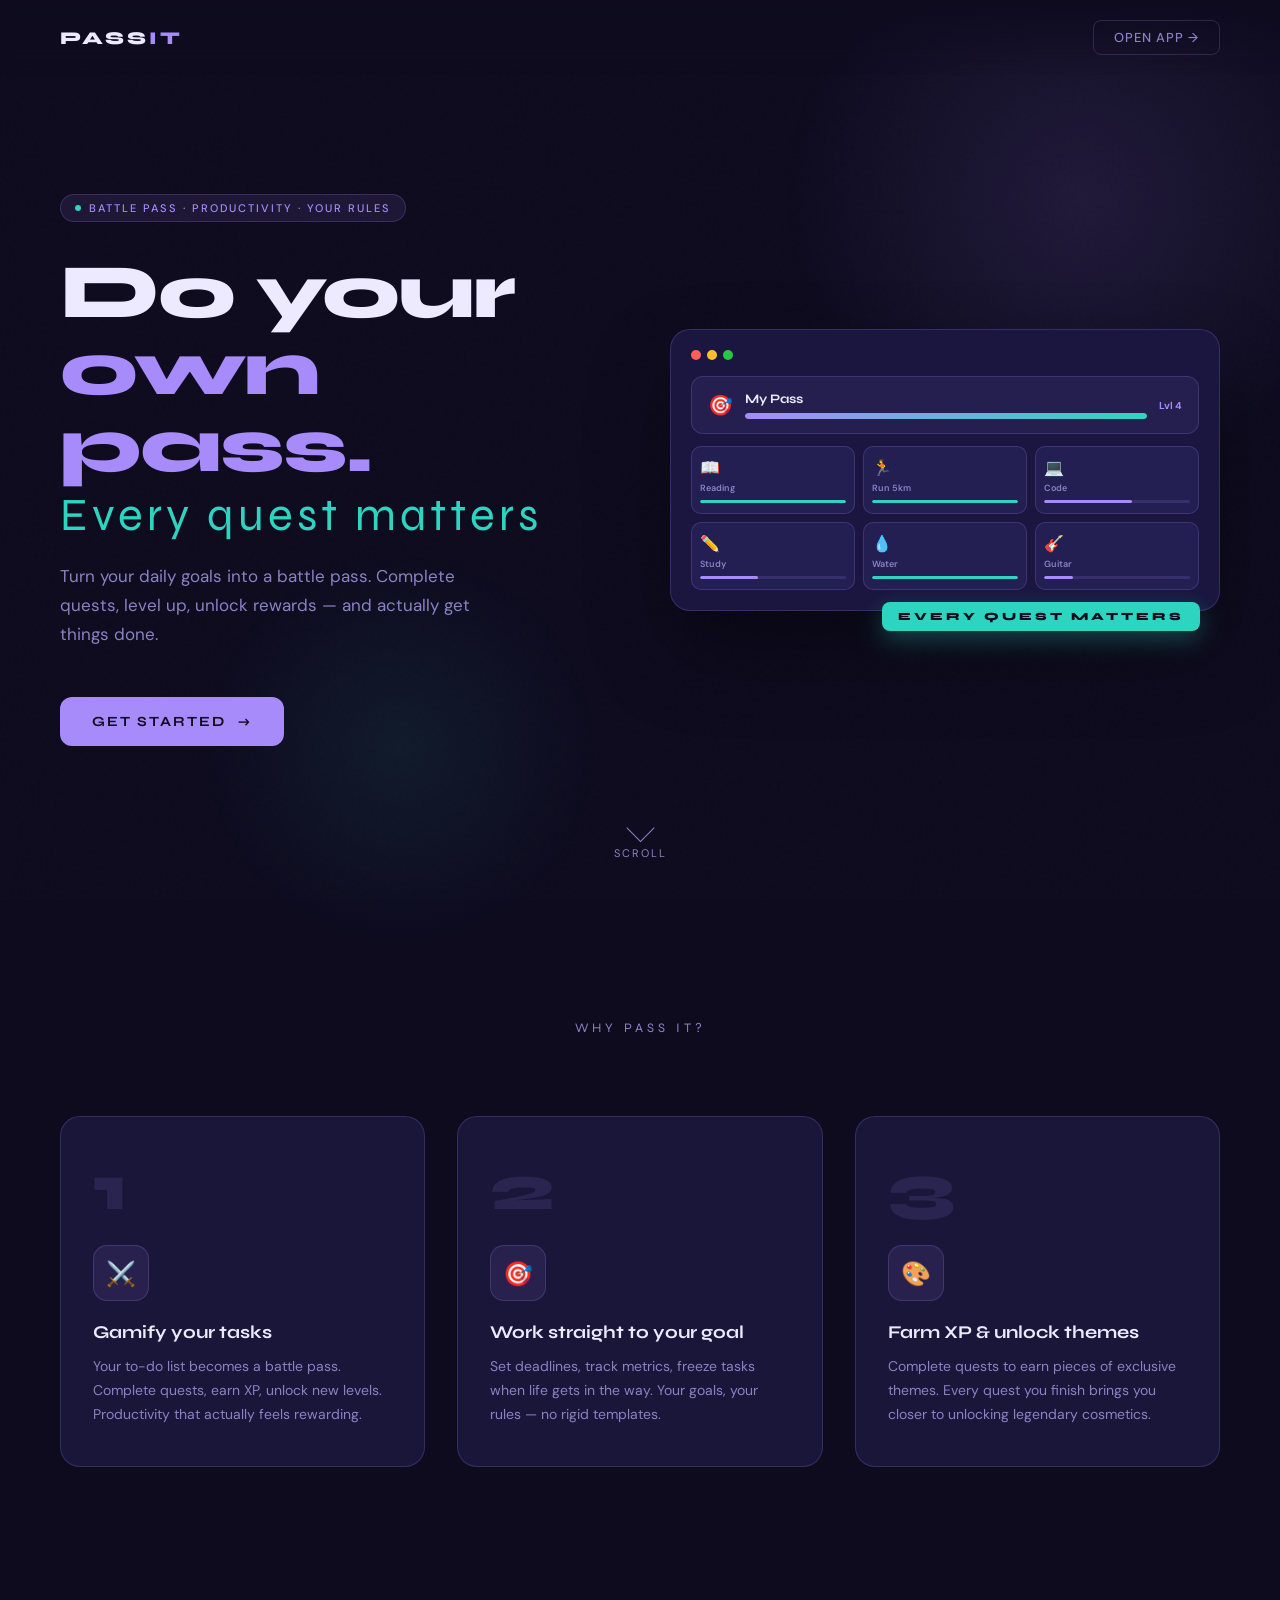
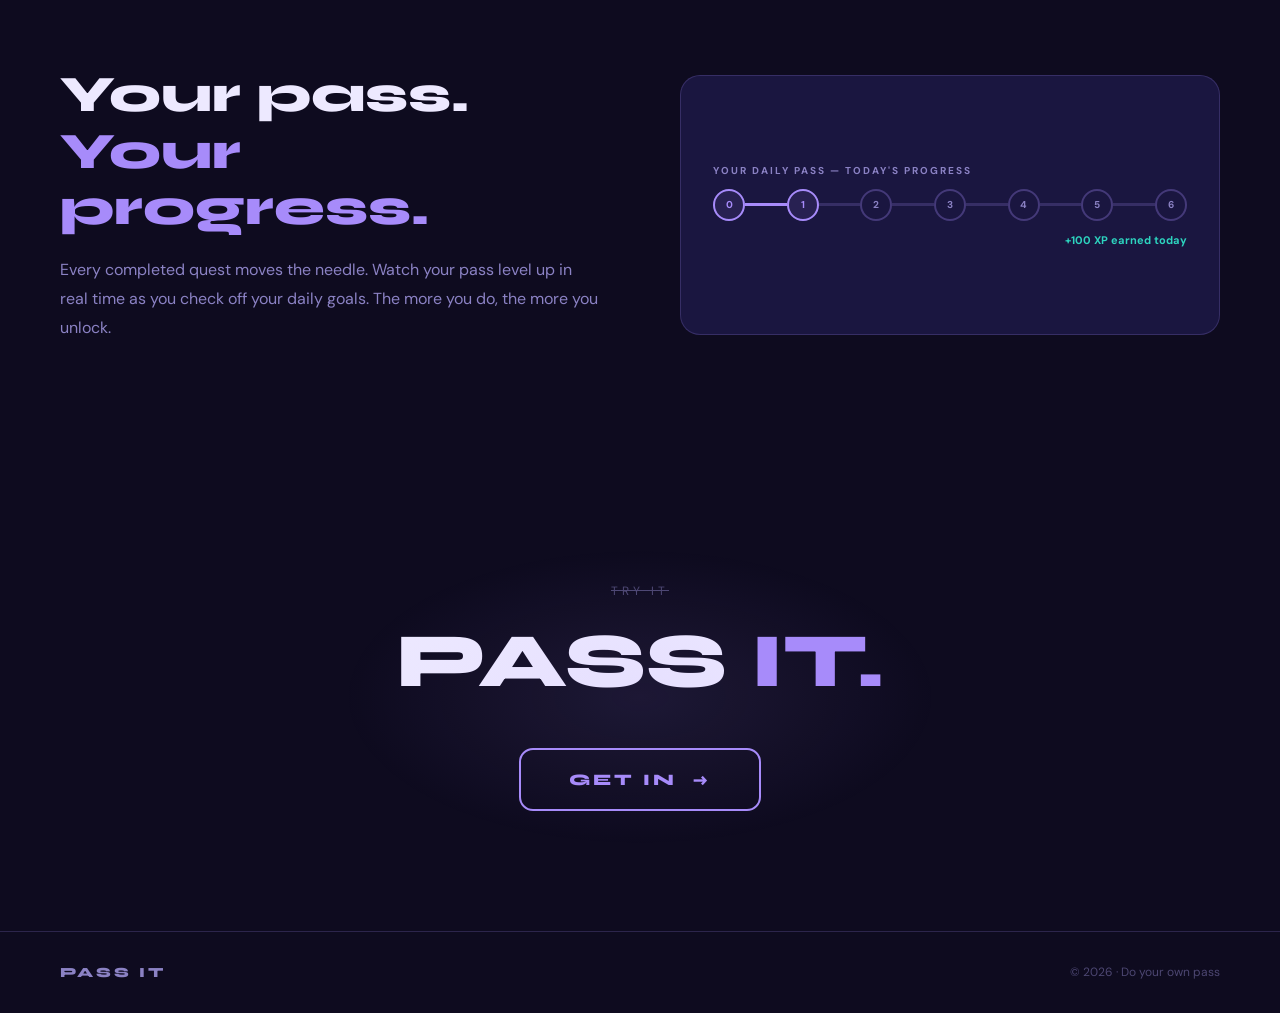
<file: index.html>
<!DOCTYPE html>
<html lang="en">
<head>
<meta charset="UTF-8">
<meta name="viewport" content="width=device-width, initial-scale=1.0">
<title>PASS IT — Do Your Own Pass</title>
<link rel="preconnect" href="https://fonts.googleapis.com">
<link href="https://fonts.googleapis.com/css2?family=Syne:wght@400;700;800&family=DM+Sans:wght@300;400;500&display=swap" rel="stylesheet">
<style>
*, *::before, *::after { box-sizing: border-box; margin: 0; padding: 0; }
:root {
  --bg: #0e0b1f; --surface: #1a1640; --accent: #A78BFA;
  --teal: #2DD4BF; --text: #EDE9FF; --text2: #8B82C4;
  --border: rgba(167,139,250,0.2); --card: rgba(45,40,100,0.4);
}
html { scroll-behavior: smooth; }
body { background: var(--bg); color: var(--text); font-family: 'DM Sans', sans-serif; overflow-x: hidden; }
body::before {
  content: ''; position: fixed; inset: 0;
  background-image: url("data:image/svg+xml,%3Csvg viewBox='0 0 256 256' xmlns='http://www.w3.org/2000/svg'%3E%3Cfilter id='noise'%3E%3CfeTurbulence type='fractalNoise' baseFrequency='0.9' numOctaves='4' stitchTiles='stitch'/%3E%3C/filter%3E%3Crect width='100%25' height='100%25' filter='url(%23noise)' opacity='0.04'/%3E%3C/svg%3E");
  pointer-events: none; z-index: 0; opacity: 0.4;
}
nav {
  position: fixed; top: 0; left: 0; right: 0; z-index: 100;
  display: flex; align-items: center; justify-content: space-between;
  padding: 20px 60px;
  background: linear-gradient(to bottom, rgba(14,11,31,0.95), transparent);
  backdrop-filter: blur(8px);
}
.nav-logo { font-family: 'Syne', sans-serif; font-weight: 800; font-size: 18px; letter-spacing: 3px; color: var(--text); text-decoration: none; }
.nav-logo span { color: var(--accent); }
.nav-login { font-family: 'DM Sans', sans-serif; font-weight: 500; font-size: 13px; letter-spacing: 1px; text-transform: uppercase; color: var(--text2); text-decoration: none; border: 1px solid var(--border); border-radius: 8px; padding: 8px 20px; transition: all 0.2s; }
.nav-login:hover { color: var(--text); border-color: var(--accent); background: rgba(167,139,250,0.08); }
.hero { min-height: 100vh; display: grid; grid-template-columns: 1fr 1fr; align-items: center; gap: 60px; padding: 120px 60px 80px; position: relative; }
.hero-glow { position: absolute; top: -100px; right: -100px; width: 600px; height: 600px; border-radius: 50%; background: radial-gradient(circle, rgba(167,139,250,0.12) 0%, transparent 70%); pointer-events: none; }
.hero-glow2 { position: absolute; bottom: -50px; left: 200px; width: 400px; height: 400px; border-radius: 50%; background: radial-gradient(circle, rgba(45,212,191,0.08) 0%, transparent 70%); pointer-events: none; }
.hero-left { position: relative; z-index: 1; }
.hero-tag { display: inline-flex; align-items: center; gap: 8px; background: rgba(167,139,250,0.1); border: 1px solid var(--border); border-radius: 100px; padding: 6px 14px; font-size: 11px; font-weight: 500; letter-spacing: 2px; text-transform: uppercase; color: var(--accent); margin-bottom: 32px; }
.hero-tag::before { content: ''; width: 6px; height: 6px; border-radius: 50%; background: var(--teal); }
.hero-title { font-family: 'Syne', sans-serif; font-size: clamp(48px, 6vw, 80px); font-weight: 800; line-height: 1.0; letter-spacing: -2px; margin-bottom: 24px; }
.hero-title .line2 { color: var(--accent); display: block; }
.hero-title .line3 { color: var(--teal); display: block; font-size: 0.6em; letter-spacing: 4px; font-weight: 400; margin-top: 8px; }
.hero-sub { font-size: 17px; line-height: 1.7; color: var(--text2); max-width: 420px; margin-bottom: 48px; }
.hero-cta { display: inline-flex; align-items: center; gap: 12px; background: var(--accent); color: #0e0b1f; font-family: 'Syne', sans-serif; font-weight: 700; font-size: 14px; letter-spacing: 2px; text-transform: uppercase; text-decoration: none; padding: 16px 32px; border-radius: 12px; transition: all 0.2s; }
.hero-cta::after { content: '→'; transition: transform 0.2s; }
.hero-cta:hover { transform: translateY(-2px); box-shadow: 0 12px 40px rgba(167,139,250,0.35); }
.hero-cta:hover::after { transform: translateX(4px); }
.hero-right { position: relative; z-index: 1; }
.mockup { background: var(--surface); border: 1px solid var(--border); border-radius: 20px; padding: 20px; box-shadow: 0 40px 80px rgba(0,0,0,0.4); animation: float 6s ease-in-out infinite; }
@keyframes float { 0%, 100% { transform: translateY(0); } 50% { transform: translateY(-12px); } }
.mockup-bar { display: flex; gap: 6px; margin-bottom: 16px; }
.mockup-dot { width: 10px; height: 10px; border-radius: 50%; }
.mockup-pass { background: rgba(167,139,250,0.08); border: 1px solid var(--border); border-radius: 12px; padding: 14px 16px; margin-bottom: 12px; display: flex; align-items: center; gap: 12px; }
.mockup-pass-emoji { font-size: 20px; }
.mockup-pass-name { font-family: 'Syne', sans-serif; font-weight: 700; font-size: 13px; color: var(--text); flex: 1; }
.mockup-track { height: 6px; background: rgba(167,139,250,0.15); border-radius: 6px; margin-top: 6px; overflow: hidden; }
.mockup-track-fill { height: 100%; border-radius: 6px; background: linear-gradient(90deg, var(--accent), var(--teal)); animation: fillBar 3s ease-in-out infinite alternate; }
@keyframes fillBar { from { width: 30%; } to { width: 75%; } }
.mockup-quests { display: grid; grid-template-columns: 1fr 1fr 1fr; gap: 8px; }
.mockup-quest { background: rgba(45,40,100,0.5); border: 1px solid var(--border); border-radius: 10px; padding: 10px 8px; }
.mockup-quest-emoji { font-size: 16px; }
.mockup-quest-name { font-size: 9px; font-weight: 600; color: var(--text2); margin-top: 4px; }
.mockup-quest-bar { height: 3px; background: rgba(167,139,250,0.15); border-radius: 3px; margin-top: 6px; overflow: hidden; }
.mockup-quest-fill { height: 100%; border-radius: 3px; background: var(--accent); }
.mockup-quest.done .mockup-quest-fill { background: var(--teal); width: 100% !important; }
.hero-slogan { position: absolute; bottom: -20px; right: 20px; background: var(--teal); color: #0e0b1f; font-family: 'Syne', sans-serif; font-weight: 800; font-size: 11px; letter-spacing: 3px; text-transform: uppercase; padding: 8px 16px; border-radius: 8px; box-shadow: 0 8px 24px rgba(45,212,191,0.3); }
.scroll-hint { position: absolute; bottom: 40px; left: 50%; transform: translateX(-50%); display: flex; flex-direction: column; align-items: center; gap: 8px; color: var(--text2); font-size: 11px; letter-spacing: 2px; text-transform: uppercase; animation: bounce 2s ease-in-out infinite; }
@keyframes bounce { 0%, 100% { transform: translateX(-50%) translateY(0); } 50% { transform: translateX(-50%) translateY(6px); } }
.scroll-arrow { width: 20px; height: 20px; border-right: 1.5px solid var(--text2); border-bottom: 1.5px solid var(--text2); transform: rotate(45deg); }
.reasons { padding: 120px 60px; }
.reasons-title { font-family: 'Syne', sans-serif; font-weight: 400; font-size: 13px; letter-spacing: 4px; text-transform: uppercase; color: var(--text2); text-align: center; margin-bottom: 80px; }
.reasons-grid { display: grid; grid-template-columns: repeat(3, 1fr); gap: 32px; }
.reason-card { background: var(--card); border: 1px solid var(--border); border-radius: 20px; padding: 40px 32px; position: relative; overflow: hidden; transition: transform 0.3s, border-color 0.3s; }
.reason-card:hover { transform: translateY(-6px); border-color: var(--accent); }
.reason-card::before { content: ''; position: absolute; top: 0; left: 0; right: 0; height: 2px; background: linear-gradient(90deg, transparent, var(--accent), transparent); opacity: 0; transition: opacity 0.3s; }
.reason-card:hover::before { opacity: 1; }
.reason-num { font-family: 'Syne', sans-serif; font-weight: 800; font-size: 64px; color: rgba(167,139,250,0.12); line-height: 1; margin-bottom: 24px; }
.reason-icon { width: 56px; height: 56px; border-radius: 14px; background: rgba(167,139,250,0.1); border: 1px solid var(--border); display: flex; align-items: center; justify-content: center; font-size: 24px; margin-bottom: 20px; }
.reason-title { font-family: 'Syne', sans-serif; font-weight: 700; font-size: 18px; margin-bottom: 12px; color: var(--text); }
.reason-desc { font-size: 14px; line-height: 1.7; color: var(--text2); }
.preview { padding: 80px 60px 120px; display: grid; grid-template-columns: 1fr 1fr; gap: 80px; align-items: center; }
.preview-left h2 { font-family: 'Syne', sans-serif; font-weight: 800; font-size: clamp(32px, 4vw, 52px); line-height: 1.1; margin-bottom: 20px; }
.preview-left h2 span { color: var(--accent); }
.preview-left p { font-size: 16px; line-height: 1.8; color: var(--text2); }
.preview-right { background: var(--surface); border: 1px solid var(--border); border-radius: 20px; padding: 32px; min-height: 260px; display: flex; align-items: center; justify-content: center; }
.pass-demo { width: 100%; }
.pass-demo-label { font-size: 10px; font-weight: 700; letter-spacing: 2px; text-transform: uppercase; color: var(--text2); margin-bottom: 12px; }
.pass-demo-circles { display: flex; align-items: center; }
.pass-demo-line { flex: 1; height: 3px; background: rgba(167,139,250,0.2); transition: background 0.4s; }
.pass-demo-line.filled { background: var(--accent); }
.pass-demo-circle { width: 32px; height: 32px; border-radius: 50%; border: 2px solid rgba(167,139,250,0.3); display: flex; align-items: center; justify-content: center; font-size: 10px; font-weight: 700; color: var(--text2); background: var(--surface); flex-shrink: 0; transition: all 0.4s; }
.pass-demo-circle.filled { border-color: var(--accent); color: var(--accent); background: rgba(167,139,250,0.1); }
.pass-demo-xp { font-size: 11px; color: var(--teal); font-weight: 700; margin-top: 12px; text-align: right; }
.cta-section { padding: 120px 60px; text-align: center; position: relative; }
.cta-glow { position: absolute; top: 50%; left: 50%; transform: translate(-50%, -50%); width: 600px; height: 300px; background: radial-gradient(ellipse, rgba(167,139,250,0.1) 0%, transparent 70%); pointer-events: none; }
.cta-eyebrow { font-size: 12px; letter-spacing: 4px; text-transform: uppercase; color: var(--text2); margin-bottom: 24px; text-decoration: line-through; opacity: 0.5; }
.cta-title { font-family: 'Syne', sans-serif; font-weight: 800; font-size: clamp(40px, 6vw, 80px); line-height: 1; margin-bottom: 48px; }
.cta-title span { color: var(--accent); }
.cta-btn { display: inline-flex; align-items: center; gap: 16px; background: transparent; border: 2px solid var(--accent); color: var(--accent); font-family: 'Syne', sans-serif; font-weight: 800; font-size: 16px; letter-spacing: 3px; text-transform: uppercase; text-decoration: none; padding: 20px 48px; border-radius: 14px; transition: all 0.25s; position: relative; overflow: hidden; }
.cta-btn::before { content: ''; position: absolute; inset: 0; background: var(--accent); transform: scaleX(0); transform-origin: left; transition: transform 0.3s ease; }
.cta-btn:hover::before { transform: scaleX(1); }
.cta-btn:hover { color: #0e0b1f; }
.cta-btn span, .cta-btn em { position: relative; z-index: 1; }
.cta-btn em { font-style: normal; }
footer { border-top: 1px solid var(--border); padding: 32px 60px; display: flex; justify-content: space-between; align-items: center; }
.footer-logo { font-family: 'Syne', sans-serif; font-weight: 800; font-size: 14px; letter-spacing: 3px; color: var(--text2); }
.footer-copy { font-size: 12px; color: var(--text2); opacity: 0.5; }
.fade-up { opacity: 0; transform: translateY(30px); transition: opacity 0.7s, transform 0.7s; }
.fade-up.visible { opacity: 1; transform: translateY(0); }
@media (prefers-reduced-motion: reduce) {
  html { scroll-behavior: auto; }
  *, *::before, *::after {
    animation: none !important;
    transition: none !important;
  }
  .fade-up {
    opacity: 1;
    transform: none;
  }
}
@media (max-width: 900px) {
  nav { padding: 16px 24px; }
  .hero { grid-template-columns: 1fr; padding: 100px 24px 60px; gap: 40px; }
  .hero-right { display: none; }
  .reasons { padding: 80px 24px; }
  .reasons-grid { grid-template-columns: 1fr; gap: 20px; }
  .preview { grid-template-columns: 1fr; padding: 60px 24px; gap: 40px; }
  .cta-section { padding: 80px 24px; }
  footer { padding: 24px; flex-direction: column; gap: 12px; text-align: center; }
}
</style>
</head>
<body>

<nav>
  <a href="./index.html" class="nav-logo">PASS<span>IT</span></a>
  <a href="app.html" class="nav-login">Open App →</a>
</nav>

<section class="hero">
  <div class="hero-glow"></div>
  <div class="hero-glow2"></div>
  <div class="hero-left">
    <div class="hero-tag">Battle Pass · Productivity · Your Rules</div>
    <h1 class="hero-title">Do your<br><span class="line2">own pass.</span><span class="line3">Every quest matters</span></h1>
    <p class="hero-sub">Turn your daily goals into a battle pass. Complete quests, level up, unlock rewards — and actually get things done.</p>
    <a href="app.html" class="hero-cta">Get Started</a>
  </div>
  <div class="hero-right">
    <div class="mockup">
      <div class="mockup-bar">
        <div class="mockup-dot" style="background:#ff5f57;"></div>
        <div class="mockup-dot" style="background:#ffbd2e;"></div>
        <div class="mockup-dot" style="background:#28c840;"></div>
      </div>
      <div class="mockup-pass">
        <div class="mockup-pass-emoji">🎯</div>
        <div style="flex:1;">
          <div class="mockup-pass-name">My Pass</div>
          <div class="mockup-track"><div class="mockup-track-fill"></div></div>
        </div>
        <div style="font-size:10px;font-weight:700;color:#A78BFA;">Lvl 4</div>
      </div>
      <div class="mockup-quests">
        <div class="mockup-quest done"><div class="mockup-quest-emoji">📖</div><div class="mockup-quest-name">Reading</div><div class="mockup-quest-bar"><div class="mockup-quest-fill"></div></div></div>
        <div class="mockup-quest done"><div class="mockup-quest-emoji">🏃</div><div class="mockup-quest-name">Run 5km</div><div class="mockup-quest-bar"><div class="mockup-quest-fill"></div></div></div>
        <div class="mockup-quest"><div class="mockup-quest-emoji">💻</div><div class="mockup-quest-name">Code</div><div class="mockup-quest-bar"><div class="mockup-quest-fill" style="width:60%;"></div></div></div>
        <div class="mockup-quest"><div class="mockup-quest-emoji">✏️</div><div class="mockup-quest-name">Study</div><div class="mockup-quest-bar"><div class="mockup-quest-fill" style="width:40%;"></div></div></div>
        <div class="mockup-quest done"><div class="mockup-quest-emoji">💧</div><div class="mockup-quest-name">Water</div><div class="mockup-quest-bar"><div class="mockup-quest-fill"></div></div></div>
        <div class="mockup-quest"><div class="mockup-quest-emoji">🎸</div><div class="mockup-quest-name">Guitar</div><div class="mockup-quest-bar"><div class="mockup-quest-fill" style="width:20%;"></div></div></div>
      </div>
    </div>
    <div class="hero-slogan">Every quest matters</div>
  </div>
  <div class="scroll-hint"><div class="scroll-arrow"></div>scroll</div>
</section>

<section class="reasons">
  <div class="reasons-title">Why PASS IT?</div>
  <div class="reasons-grid">
    <div class="reason-card fade-up">
      <div class="reason-num">1</div>
      <div class="reason-icon">⚔️</div>
      <div class="reason-title">Gamify your tasks</div>
      <div class="reason-desc">Your to-do list becomes a battle pass. Complete quests, earn XP, unlock new levels. Productivity that actually feels rewarding.</div>
    </div>
    <div class="reason-card fade-up">
      <div class="reason-num">2</div>
      <div class="reason-icon">🎯</div>
      <div class="reason-title">Work straight to your goal</div>
      <div class="reason-desc">Set deadlines, track metrics, freeze tasks when life gets in the way. Your goals, your rules — no rigid templates.</div>
    </div>
    <div class="reason-card fade-up">
      <div class="reason-num">3</div>
      <div class="reason-icon">🎨</div>
      <div class="reason-title">Farm XP &amp; unlock themes</div>
      <div class="reason-desc">Complete quests to earn pieces of exclusive themes. Every quest you finish brings you closer to unlocking legendary cosmetics.</div>
    </div>
  </div>
</section>

<section class="preview">
  <div class="preview-left fade-up">
    <h2>Your pass.<br><span>Your progress.</span></h2>
    <p>Every completed quest moves the needle. Watch your pass level up in real time as you check off your daily goals. The more you do, the more you unlock.</p>
  </div>
  <div class="preview-right fade-up">
    <div class="pass-demo">
      <div class="pass-demo-label">Your Daily Pass — today's progress</div>
      <div class="pass-demo-circles" id="demoCircles"></div>
      <div class="pass-demo-xp" id="demoXp">+0 XP earned today</div>
    </div>
  </div>
</section>

<section class="cta-section">
  <div class="cta-glow"></div>
  <div class="cta-eyebrow">Try it</div>
  <div class="cta-title">PASS<span> IT.</span></div>
  <a href="app.html" class="cta-btn"><span>GET IN</span><em>→</em></a>
</section>

<footer>
  <div class="footer-logo">PASS IT</div>
  <div class="footer-copy">© 2026 · Do your own pass</div>
</footer>

<script>
const prefersReducedMotion = window.matchMedia('(prefers-reduced-motion: reduce)').matches;

if ('IntersectionObserver' in window) {
  const observer = new IntersectionObserver((entries) => {
    entries.forEach((entry) => {
      if (entry.isIntersecting) entry.target.classList.add('visible');
    });
  }, { threshold: 0.15 });

  document.querySelectorAll('.fade-up').forEach((el) => observer.observe(el));
} else {
  document.querySelectorAll('.fade-up').forEach((el) => el.classList.add('visible'));
}

function buildDemo() {
  const container = document.getElementById('demoCircles');
  const xpLabel = document.getElementById('demoXp');
  if (!container || !xpLabel) return;

  const total = 6;
  container.innerHTML = '';
  for (let i = 0; i <= total; i++) {
    if (i > 0) {
      const line = document.createElement('div');
      line.className = 'pass-demo-line'; line.id = `dline-${i}`;
      container.appendChild(line);
    }
    const circle = document.createElement('div');
    circle.className = 'pass-demo-circle' + (i === 0 ? ' filled' : '');
    circle.textContent = i; circle.id = `dcircle-${i}`;
    container.appendChild(circle);
  }
  let current = 0;
  const xp = [0, 100, 250, 100, 500, 250, 100];
  let totalXp = 0;
  if (prefersReducedMotion) {
    xpLabel.textContent = `+${xp.slice(1).reduce((sum, value) => sum + value, 0)} XP earned today`;
    document.querySelectorAll('.pass-demo-circle').forEach((circle) => circle.classList.add('filled'));
    document.querySelectorAll('.pass-demo-line').forEach((line) => line.classList.add('filled'));
    return;
  }

  if (buildDemo.intervalId) clearInterval(buildDemo.intervalId);
  buildDemo.intervalId = setInterval(() => {
    if (current < total) {
      current++; totalXp += xp[current];
      document.getElementById(`dcircle-${current}`).classList.add('filled');
      document.getElementById(`dline-${current}`).classList.add('filled');
      xpLabel.textContent = `+${totalXp} XP earned today`;
    } else {
      current = 0; totalXp = 0;
      document.querySelectorAll('.pass-demo-circle').forEach((c, i) => c.classList.toggle('filled', i === 0));
      document.querySelectorAll('.pass-demo-line').forEach(l => l.classList.remove('filled'));
      xpLabel.textContent = '+0 XP earned today';
    }
  }, 900);
}
buildDemo();
</script>
</body>
</html>
</file>
